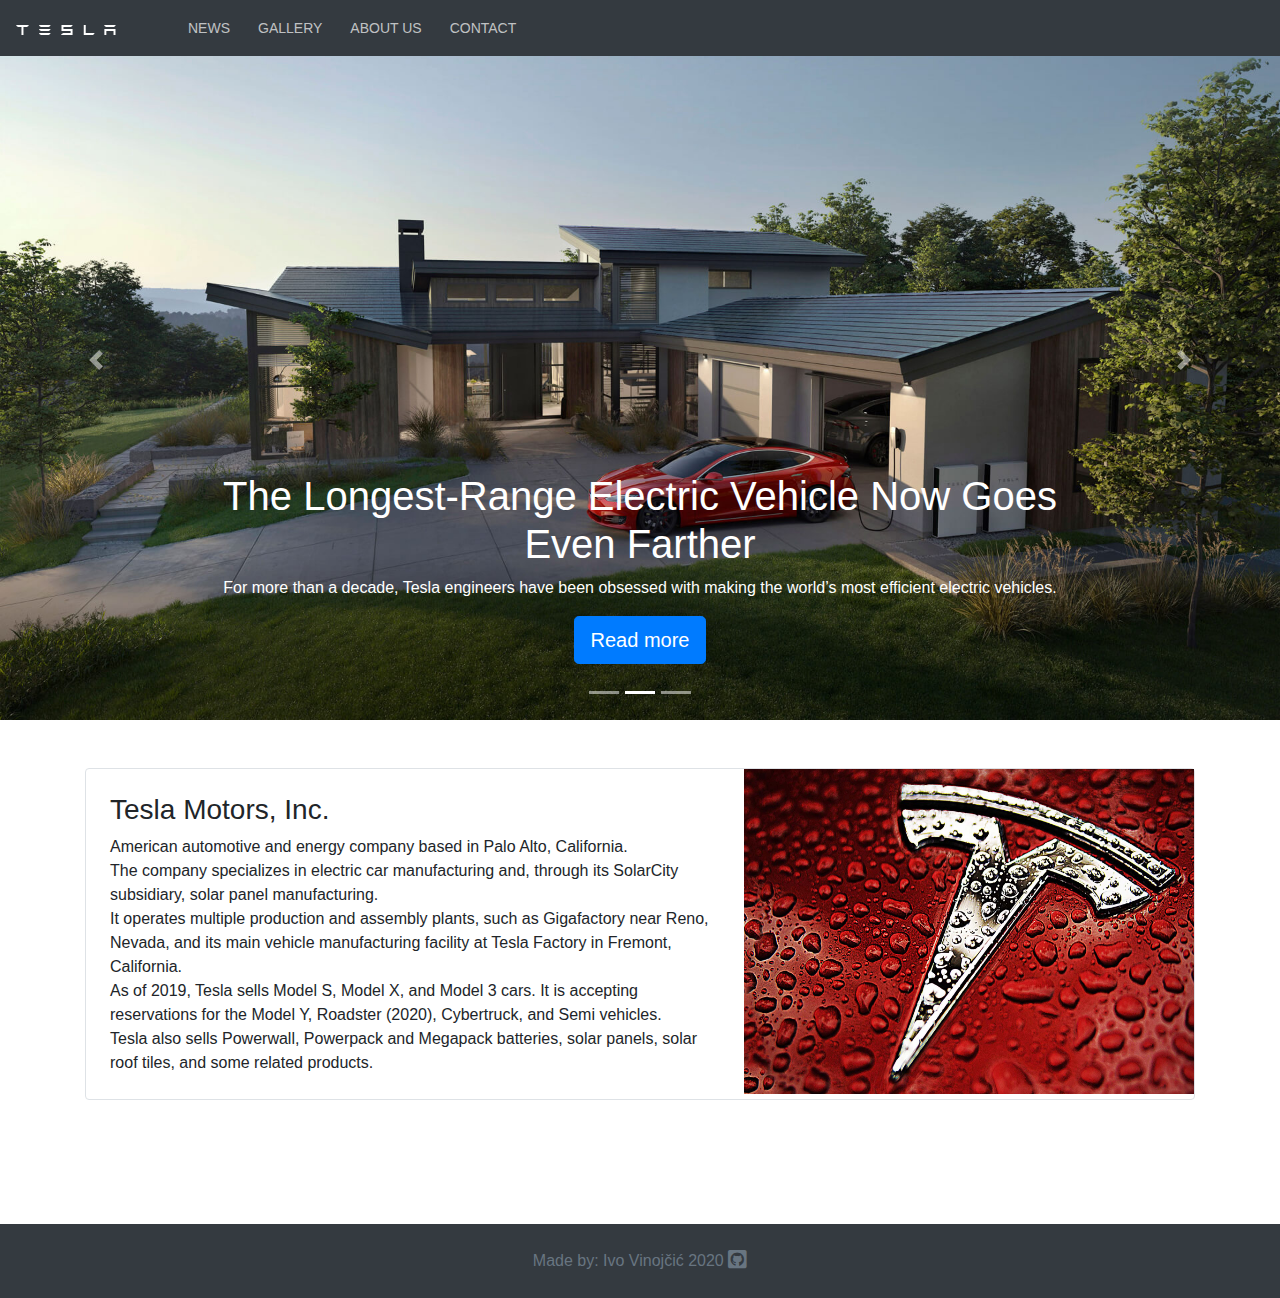
<file: index.html>
﻿<!DOCTYPE html>
<html lang="en">
<head>
	<title>Web aplikacije | Ivo Vinojčić</title>
    <meta charset="utf-8">
    <meta name="viewport" content="width=device-width, initial-scale=1">
    <link rel="stylesheet" href="https://maxcdn.bootstrapcdn.com/bootstrap/4.0.0/css/bootstrap.min.css" integrity="sha384-Gn5384xqQ1aoWXA+058RXPxPg6fy4IWvTNh0E263XmFcJlSAwiGgFAW/dAiS6JXm" crossorigin="anonymous">
    <link href="css/all.css" rel="stylesheet">
    <link href="css/style.css" rel="stylesheet">
</head>
<body>
	<header>
		<nav class="navbar navbar-expand-md navbar-dark fixed-top bg-dark">
			<a class="navbar-brand" href="index.html"><img src="images/teslaLogo.svg" width="100px" /></a>
			<button class="navbar-toggler" type="button" data-toggle="collapse" data-target="#navbarCollapse" aria-controls="navbarCollapse" aria-expanded="false" aria-label="Toggle navigation">
				<span class="navbar-toggler-icon"></span>
			</button>
			<div class="collapse navbar-collapse ml-5" id="navbarCollapse">
				<ul class="navbar-nav mr-auto">
					<li class="nav-item">
						<a class="nav-link" href="news.html">News</a>
					</li>
					<li class="nav-item">
						<a class="nav-link" href="gallery.html">Gallery</a>
					</li>
					<li class="nav-item">
						<a class="nav-link" href="about.html">About Us</a>
					</li>
					<li class="nav-item">
						<a class="nav-link" href="contact.html">Contact</a>
					</li>
				</ul>
			</div>
		</nav>
	</header>
	<div class="d-md-none mobile-banner">
		<img src="images/486526.jpg" alt="" width="100%">
	</div>
	<div id="myCarousel" class="carousel slide d-none d-md-block" data-ride="carousel">
		<ol class="carousel-indicators">
			<li data-target="#myCarousel" data-slide-to="0" class=""></li>
			<li data-target="#myCarousel" data-slide-to="1" class="active"></li>
			<li data-target="#myCarousel" data-slide-to="2"></li>
		</ol>
		<div class="carousel-inner">
			<div class="carousel-item">
				<img class="carousel-slide" src="images/486526.jpg" alt="First slide">
				<div class="container">
					<div class="carousel-caption text-left">
						<h1>The Longest-Range Electric Vehicle Now Goes Even Farther</h1>
						<p>For more than a decade, Tesla engineers have been obsessed with making the world’s most efficient electric vehicles.</p>
						<p><a class="btn btn-lg btn-primary" href="https://www.tesla.com/en_EU" role="button">Read more</a></p>
					</div>
				</div>
			</div>
			<div class="carousel-item active">
				<img class="carousel-slide" src="images/homepage_energy_hero_desktop.jpg" alt="Second slide">
				<div class="container">
					<div class="carousel-caption">
						<h1>The Longest-Range Electric Vehicle Now Goes Even Farther</h1>
						<p>For more than a decade, Tesla engineers have been obsessed with making the world’s most efficient electric vehicles.</p>
						<p><a class="btn btn-lg btn-primary" href="https://www.tesla.com/en_EU" role="button">Read more</a></p>
					</div>
				</div>
			</div>
			<div class="carousel-item">
				<img class="carousel-slide" src="images/accessories-hero-desktop-poster.jpg" alt="Third slide">
				<div class="container">
					<div class="carousel-caption text-right">
						<h1>The Longest-Range Electric Vehicle Now Goes Even Farther</h1>
						<p>For more than a decade, Tesla engineers have been obsessed with making the world’s most efficient electric vehicles.</p>
						<p><a class="btn btn-lg btn-primary" href="https://www.tesla.com/en_EU" role="button">Read more</a></p>
					</div>
				</div>
			</div>
		</div>
		<a class="carousel-control-prev" href="#myCarousel" role="button" data-slide="prev">
			<span class="carousel-control-prev-icon" aria-hidden="true"></span>
			<span class="sr-only">Previous</span>
		</a>
		<a class="carousel-control-next" href="#myCarousel" role="button" data-slide="next">
			<span class="carousel-control-next-icon" aria-hidden="true"></span>
			<span class="sr-only">Next</span>
		</a>
	</div>
	<main role="main" class="container">
		<div class="row mb-2 mt-5">
			<div class="col-md-12">
				<div class="row no-gutters border rounded overflow-hidden flex-md-row mb-4 shadow-sm h-md-250 position-relative">
					<div class="col p-4 d-flex flex-column position-static">
						<h3 class="mb-0">Tesla Motors, Inc.</h3>

						<p class="card-text mt-2 mb-auto">American automotive and energy company based in Palo Alto, California.</p>
						<p class="card-text mb-auto">The company specializes in electric car manufacturing and, through its SolarCity subsidiary, solar panel manufacturing.</p>
						<p class="card-text mb-auto">It operates multiple production and assembly plants, such as Gigafactory near Reno, Nevada, and its main vehicle manufacturing facility at Tesla Factory in Fremont, California.</p>
						<p class="card-text mb-auto">As of 2019, Tesla sells Model S, Model X, and Model 3 cars. It is accepting reservations for the Model Y, Roadster (2020), Cybertruck, and Semi vehicles.</p>
						<p class="card-text mb-auto">Tesla also sells Powerwall, Powerpack and Megapack batteries, solar panels, solar roof tiles, and some related products.</p>

					</div>
					<div class="col-auto d-none d-lg-block">
						<img src="images/home_tesla_image.jpg" width="450" height="325" />
					</div>
				</div>
			</div>
		</div>
	</main>

		<footer class="container-fluid text-center">
			<a href="https://github.com/ivovinojcic/WebAplikacije" > Made by: Ivo Vinojčić 2020 <i class="fab fa-github-square fa-lg"></i></a>
		</footer>

		<script src="https://code.jquery.com/jquery-3.2.1.slim.min.js" integrity="sha384-KJ3o2DKtIkvYIK3UENzmM7KCkRr/rE9/Qpg6aAZGJwFDMVNA/GpGFF93hXpG5KkN" crossorigin="anonymous"></script>
		<script src="https://cdnjs.cloudflare.com/ajax/libs/popper.js/1.12.9/umd/popper.min.js" integrity="sha384-ApNbgh9B+Y1QKtv3Rn7W3mgPxhU9K/ScQsAP7hUibX39j7fakFPskvXusvfa0b4Q" crossorigin="anonymous"></script>
		<script src="https://maxcdn.bootstrapcdn.com/bootstrap/4.0.0/js/bootstrap.min.js" integrity="sha384-JZR6Spejh4U02d8jOt6vLEHfe/JQGiRRSQQxSfFWpi1MquVdAyjUar5+76PVCmYl" crossorigin="anonymous"></script>
</body>
</html>
</file>
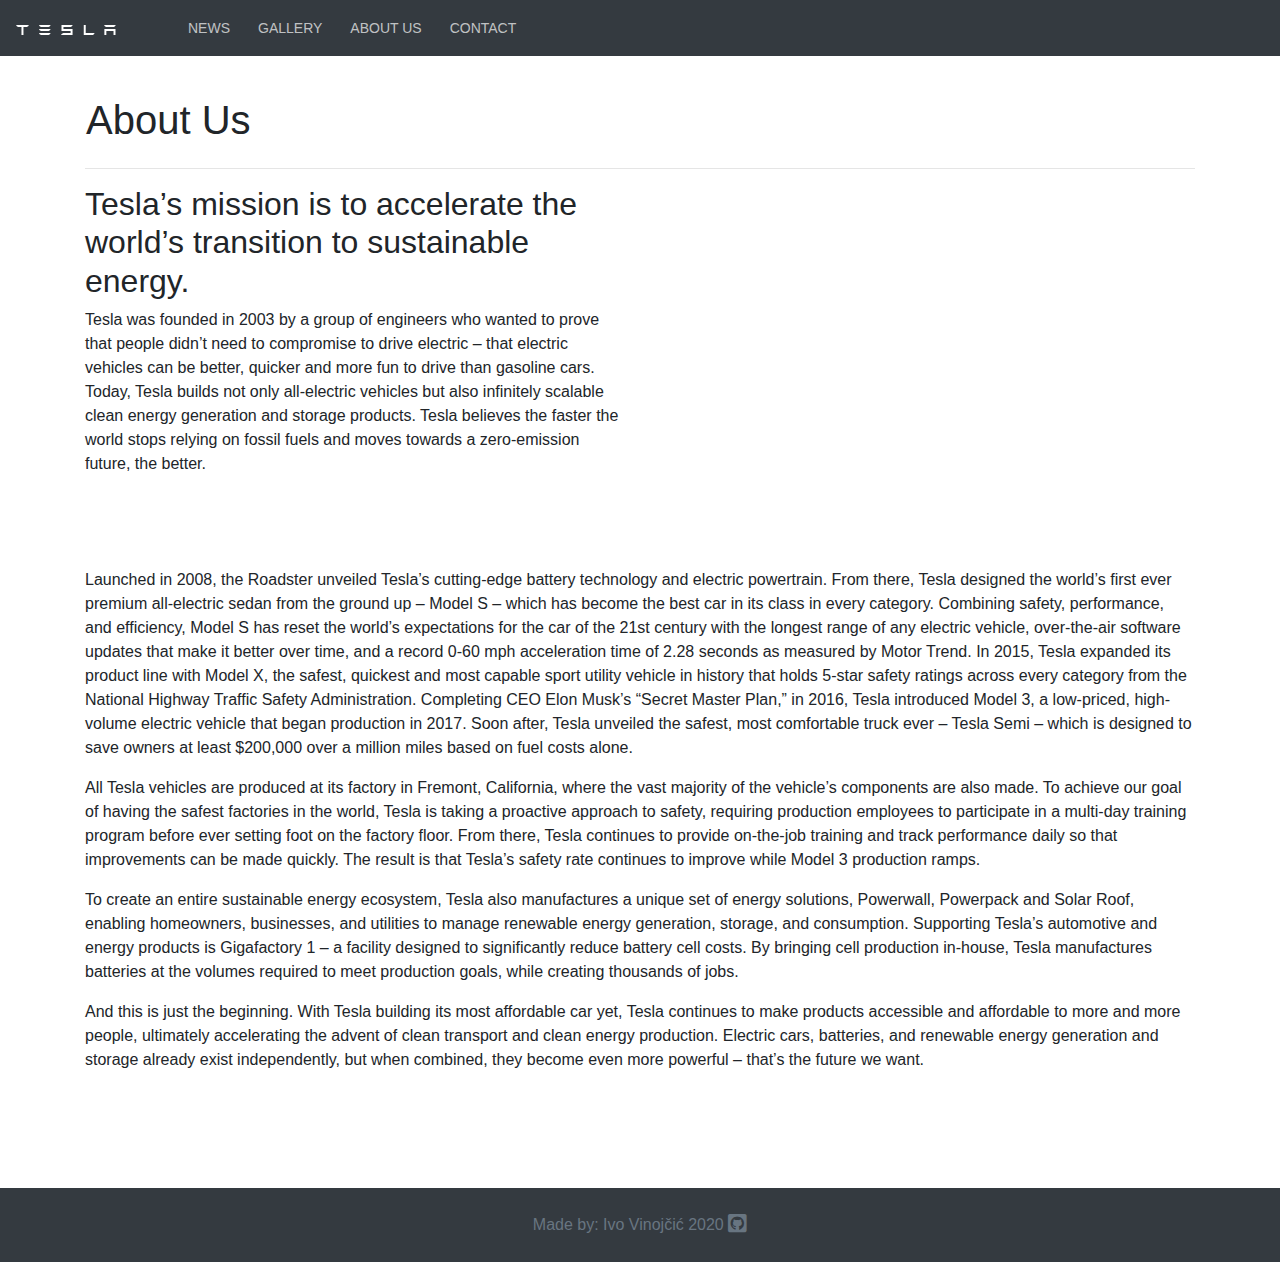
<file: about.html>
﻿<!DOCTYPE html>
<html lang="en">
<head>
	<title>Web aplikacije | Ivo Vinojčić</title>
    <meta charset="utf-8">
    <meta name="viewport" content="width=device-width, initial-scale=1">
    <link rel="stylesheet" href="https://maxcdn.bootstrapcdn.com/bootstrap/4.0.0/css/bootstrap.min.css" integrity="sha384-Gn5384xqQ1aoWXA+058RXPxPg6fy4IWvTNh0E263XmFcJlSAwiGgFAW/dAiS6JXm" crossorigin="anonymous">
    <link href="css/all.css" rel="stylesheet">
    <link href="css/style.css" rel="stylesheet">
</head>
<body>
	<header>
		<nav class="navbar navbar-expand-md navbar-dark fixed-top bg-dark">
			<a class="navbar-brand" href="index.html"><img src="images/teslaLogo.svg" width="100px" /></a>
			<button class="navbar-toggler" type="button" data-toggle="collapse" data-target="#navbarCollapse" aria-controls="navbarCollapse" aria-expanded="false" aria-label="Toggle navigation">
				<span class="navbar-toggler-icon"></span>
			</button>
			<div class="collapse navbar-collapse ml-5" id="navbarCollapse">
				<ul class="navbar-nav mr-auto">
					<li class="nav-item">
						<a class="nav-link" href="news.html">News</a>
					</li>
					<li class="nav-item">
						<a class="nav-link" href="gallery.html">Gallery</a>
					</li>
					<li class="nav-item">
						<a class="nav-link" href="about.html">About Us</a>
					</li>
					<li class="nav-item">
						<a class="nav-link" href="contact.html">Contact</a>
					</li>
				</ul>
			</div>
		</nav>
	</header>
	<main role="main" class="container">
		<div class="row mt-5">
			<h1 class="mt-5 ml-3">About Us</h1>
		</div>
		<hr align="left" width="100%">

		<div class="row">
			<div class="col-12 col-lg-6">
				<h2>Tesla’s mission is to accelerate the world’s transition to sustainable energy.</h2>
				<p>Tesla was founded in 2003 by a group of engineers who wanted to prove that people didn’t need to compromise to drive electric – that electric vehicles can be better, quicker and more fun to drive than gasoline cars. Today, Tesla builds not only all-electric vehicles but also infinitely scalable clean energy generation and storage products. Tesla believes the faster the world stops relying on fossil fuels and moves towards a zero-emission future, the better.</p>
			</div>
			<div class="col-12 col-lg-6">
				<iframe title="vimeo-player" src="https://player.vimeo.com/video/253407838" width="100%" height="360" frameborder="0" allowfullscreen></iframe>
			</div>
		</div>
		<div class="row mt-3">
			<div class="col">
				<p>Launched in 2008, the Roadster unveiled Tesla’s cutting-edge battery technology and electric powertrain. From there, Tesla designed the world’s first ever premium all-electric sedan from the ground up – Model S – which has become the best car in its class in every category. Combining safety, performance, and efficiency, Model S has reset the world’s expectations for the car of the 21st century with the longest range of any electric vehicle, over-the-air software updates that make it better over time, and a record 0-60 mph acceleration time of 2.28 seconds as measured by Motor Trend. In 2015, Tesla expanded its product line with Model X, the safest, quickest and most capable sport utility vehicle in history that holds 5-star safety ratings across every category from the National Highway Traffic Safety Administration. Completing CEO Elon Musk’s “Secret Master Plan,” in 2016, Tesla introduced Model 3, a low-priced, high-volume electric vehicle that began production in 2017. Soon after, Tesla unveiled the safest, most comfortable truck ever – Tesla Semi – which is designed to save owners at least $200,000 over a million miles based on fuel costs alone.</p>
				<p>All Tesla vehicles are produced at its factory in Fremont, California, where the vast majority of the vehicle’s components are also made. To achieve our goal of having the safest factories in the world, Tesla is taking a proactive approach to safety, requiring production employees to participate in a multi-day training program before ever setting foot on the factory floor. From there, Tesla continues to provide on-the-job training and track performance daily so that improvements can be made quickly. The result is that Tesla’s safety rate continues to improve while Model 3 production ramps.</p>
				<p>To create an entire sustainable energy ecosystem, Tesla also manufactures a unique set of energy solutions, Powerwall, Powerpack and Solar Roof, enabling homeowners, businesses, and utilities to manage renewable energy generation, storage, and consumption. Supporting Tesla’s automotive and energy products is Gigafactory 1 – a facility designed to significantly reduce battery cell costs. By bringing cell production in-house, Tesla manufactures batteries at the volumes required to meet production goals, while creating thousands of jobs.</p>
				<p>And this is just the beginning. With Tesla building its most affordable car yet, Tesla continues to make products accessible and affordable to more and more people, ultimately accelerating the advent of clean transport and clean energy production. Electric cars, batteries, and renewable energy generation and storage already exist independently, but when combined, they become even more powerful – that’s the future we want.</p>
			</div>
		</div>

	</main>

		<footer class="container-fluid text-center">
			<a href="https://github.com/ivovinojcic/WebAplikacije"> Made by: Ivo Vinojčić 2020 <i class="fab fa-github-square fa-lg"></i></a>
		</footer>

		<script src="https://code.jquery.com/jquery-3.2.1.slim.min.js" integrity="sha384-KJ3o2DKtIkvYIK3UENzmM7KCkRr/rE9/Qpg6aAZGJwFDMVNA/GpGFF93hXpG5KkN" crossorigin="anonymous"></script>
		<script src="https://cdnjs.cloudflare.com/ajax/libs/popper.js/1.12.9/umd/popper.min.js" integrity="sha384-ApNbgh9B+Y1QKtv3Rn7W3mgPxhU9K/ScQsAP7hUibX39j7fakFPskvXusvfa0b4Q" crossorigin="anonymous"></script>
		<script src="https://maxcdn.bootstrapcdn.com/bootstrap/4.0.0/js/bootstrap.min.js" integrity="sha384-JZR6Spejh4U02d8jOt6vLEHfe/JQGiRRSQQxSfFWpi1MquVdAyjUar5+76PVCmYl" crossorigin="anonymous"></script>
</body>
</html>
</file>
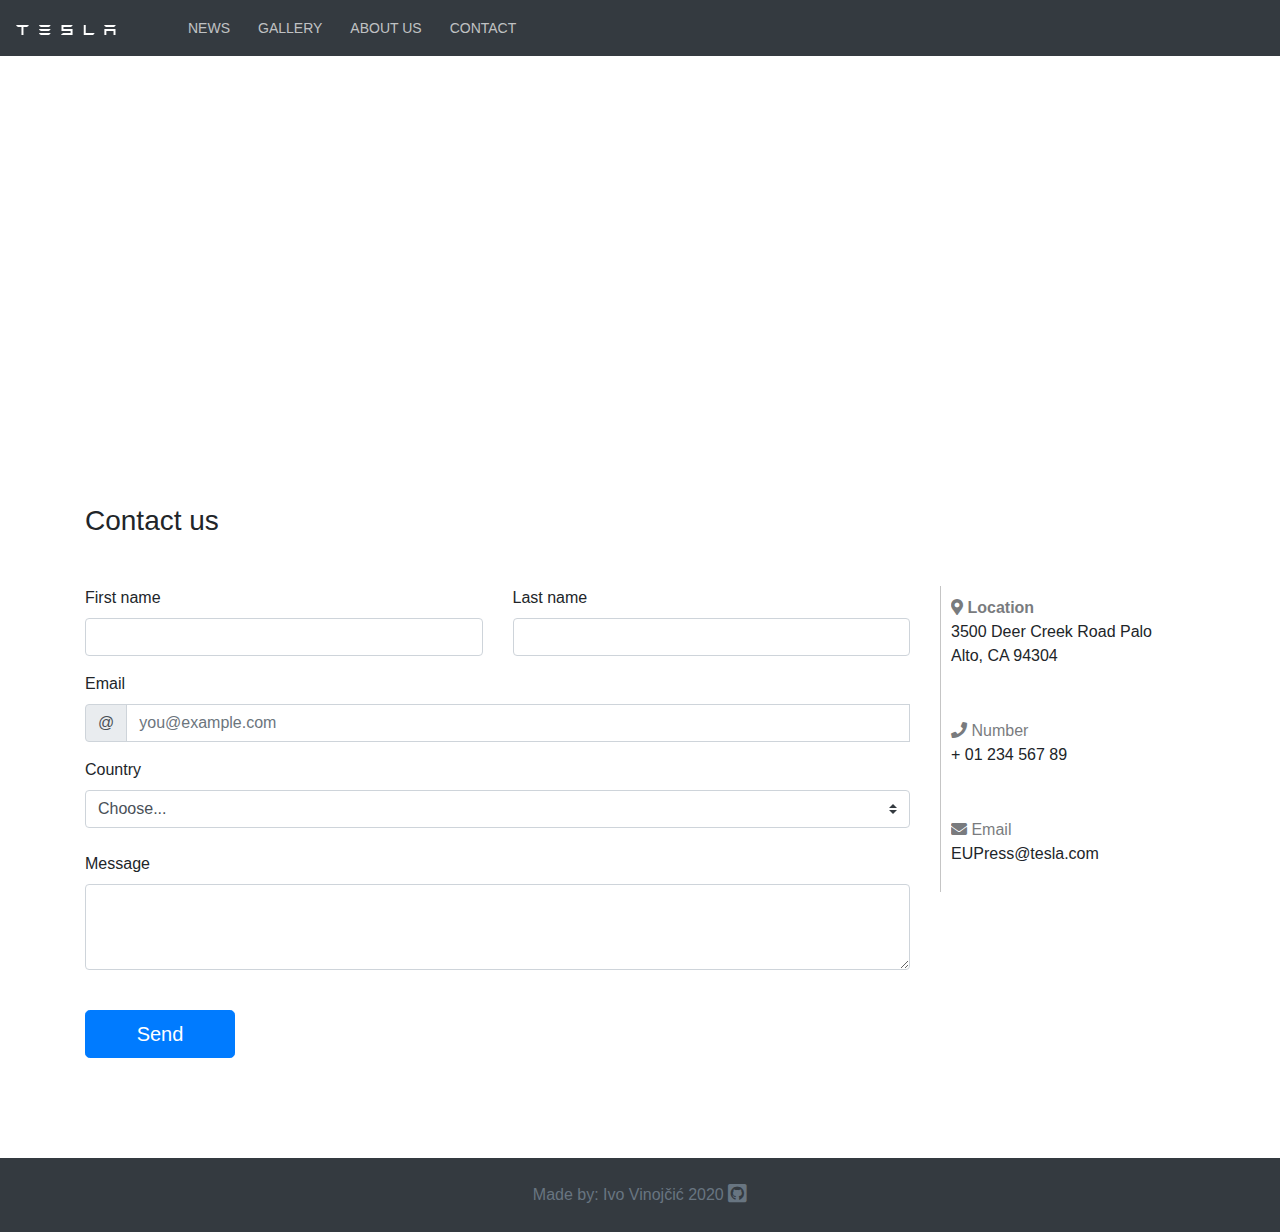
<file: contact.html>
﻿<!DOCTYPE html>
<html lang="en">
<head>
    <title>Web aplikacije | Ivo Vinojčić</title>
    <meta charset="utf-8">
    <meta name="viewport" content="width=device-width, initial-scale=1">
    <link rel="stylesheet" href="https://maxcdn.bootstrapcdn.com/bootstrap/4.0.0/css/bootstrap.min.css" integrity="sha384-Gn5384xqQ1aoWXA+058RXPxPg6fy4IWvTNh0E263XmFcJlSAwiGgFAW/dAiS6JXm" crossorigin="anonymous">
    <link href="css/all.css" rel="stylesheet">
    <link href="css/style.css" rel="stylesheet">
</head>
<body>
	<header>
		<nav class="navbar navbar-expand-md navbar-dark fixed-top bg-dark">
			<a class="navbar-brand" href="index.html"><img src="images/teslaLogo.svg" width="100px" /></a>
			<button class="navbar-toggler" type="button" data-toggle="collapse" data-target="#navbarCollapse" aria-controls="navbarCollapse" aria-expanded="false" aria-label="Toggle navigation">
				<span class="navbar-toggler-icon"></span>
			</button>
			<div class="collapse navbar-collapse ml-5" id="navbarCollapse">
				<ul class="navbar-nav mr-auto">
					<li class="nav-item">
						<a class="nav-link" href="news.html">News</a>
					</li>
					<li class="nav-item">
						<a class="nav-link" href="gallery.html">Gallery</a>
					</li>
					<li class="nav-item">
						<a class="nav-link" href="about.html">About Us</a>
					</li>
					<li class="nav-item">
						<a class="nav-link" href="contact.html">Contact</a>
					</li>
				</ul>
			</div>
		</nav>
	</header>
	<div class="container-fluid map-container">
		<div class="row">
			<div class="col-12">
				<div class="row mb-5">
					<iframe src="https://www.google.com/maps/embed?pb=!1m18!1m12!1m3!1d3976.939035894015!2d-122.15284540387259!3d37.39423465597311!2m3!1f0!2f0!3f0!3m2!1i1024!2i768!4f13.1!3m3!1m2!1s0x808fb0755d7d5b47%3A0xaa5d96e0a3eec104!2sTesla%20HQ%2C%203500%20Deer%20Creek%20Rd%2C%20Palo%20Alto%2C%20CA%2094304%2C%20USA!5e1!3m2!1sen!2shr!4v1578235500179!5m2!1sen!2shr" width="100%" height="400" frameborder="0" style="border:0" allowfullscreen></iframe>
				</div>
			</div>
		</div>
	</div>
	<main role="main" class="container">
<h3 class="mb-5">Contact us</h3>
		<div class="row">

			<!--Grid column-->
			<div class="col-md-9 mb-md-0 mb-5">
				<form class="needs-validation" name="myForm">
					<div class="row">
						<div class="col-md-6 mb-3">
							<label for="firstName">First name</label>
							<input type="text" class="form-control" id="firstName" placeholder="" value="">
							<div class="invalid-feedback">
								Valid first name is required.
							</div>
						</div>
						<div class="col-md-6 mb-3">
							<label for="lastName">Last name</label>
							<input type="text" class="form-control" id="lastName" placeholder="" value="">
							<div class="invalid-feedback">
								Valid last name is required.
							</div>
						</div>
					</div>
					<div class="row">
						<div class="col-12 mb-3">
							<label for="username">Email</label>
							<div class="input-group">
								<div class="input-group-prepend">
									<span class="input-group-text">@</span>
								</div>
								<input type="email" class="form-control" id="email" placeholder="you@example.com">
								<div class="invalid-feedback" style="width: 100%;">
									Your username is required.
								</div>
							</div>
						</div>
					</div>
					<div class="row">
						<div class="col-12 mb-4">
							<label for="country">Country</label>
							<select class="custom-select d-block w-100" id="country">
								<option value="">Choose...</option>
								<option>Croatia</option>
								<option>United States</option>
								<option>Argentina</option>
								<option>Slovakia</option>
								<option>Slovenia</option>
							</select>
							<div class="invalid-feedback">
								Please select a valid country.
							</div>
						</div>
					</div>
					<div class="row">
						<div class="col-12 mb-4">
							<div class="form-group">
								<label for="Textarea">Message</label>
								<textarea class="form-control" id="textArea" rows="3"></textarea>
							</div>
						</div>
					</div>
					<button type="submit" class="btn btn-primary btn-lg" onclick="validateForm()" style="width:150px;">Send</button>
				</form>
				<div class="status"></div>
			</div>
			<!--Grid column-->
			<!--Grid column-->
			<div class="col-md-3 text-center contact-aside">
				<ul class="list-unstyled mb-0">
					<li>
						<span><i class="fas fa-map-marker-alt"></i> <b>Location</b></span>
						<p>
							3500 Deer Creek Road
							Palo Alto, CA 94304
						</p>
					</li>

					<li>
						<span><i class="fas fa-phone"></i> Number</span>
						<p>+ 01 234 567 89</p>
					</li>

					<li>
						<span><i class="fas fa-envelope"></i> Email</span>
						<p>EUPress@tesla.com</p>
					</li>
				</ul>
			</div>
			<!--Grid column-->
		</div>

	</main>

	<footer class="container-fluid text-center">
		<a href="https://github.com/ivovinojcic/WebAplikacije" > Made by: Ivo Vinojčić 2020 <i class="fab fa-github-square fa-lg"></i></a>
	</footer>

	<script src="https://code.jquery.com/jquery-3.2.1.slim.min.js" integrity="sha384-KJ3o2DKtIkvYIK3UENzmM7KCkRr/rE9/Qpg6aAZGJwFDMVNA/GpGFF93hXpG5KkN" crossorigin="anonymous"></script>
	<script src="https://cdnjs.cloudflare.com/ajax/libs/popper.js/1.12.9/umd/popper.min.js" integrity="sha384-ApNbgh9B+Y1QKtv3Rn7W3mgPxhU9K/ScQsAP7hUibX39j7fakFPskvXusvfa0b4Q" crossorigin="anonymous"></script>
	<script src="https://maxcdn.bootstrapcdn.com/bootstrap/4.0.0/js/bootstrap.min.js" integrity="sha384-JZR6Spejh4U02d8jOt6vLEHfe/JQGiRRSQQxSfFWpi1MquVdAyjUar5+76PVCmYl" crossorigin="anonymous"></script>

	<script>
        function validateForm() {
            var firstName = document.getElementById("firstName").value;
            var lastName = document.getElementById("lastName").value;
            var email = document.getElementById("email").value;
            var country = document.getElementById("country").value;
            var textArea = document.getElementById("textArea").value;

            if (firstName == "") {
                alert("First name must be filled out");
            }
            else {
                if (lastName == "") {
					alert("Last name must be filled out");
				}
				else {
                    if (!(/^\w+([\.-]?\w+)*@\w+([\.-]?\w+)*(\.\w{2,3})+$/.test(email))) {
						alert("You have entered an invalid email address!");
					}
					else {
                        if (country == "") {
                            alert("Country must be filled out");
                        }
                        else {
                            if (textArea == "") {
								alert("Text area must be filled out");
							}
                            else {
								alert("Success!");
                                setTimeout(function () {
									location.reload();
                                }, 2000);
							}
                        }
				    }
				}
            }
        }

	</script>
</body>
</html>
</file>
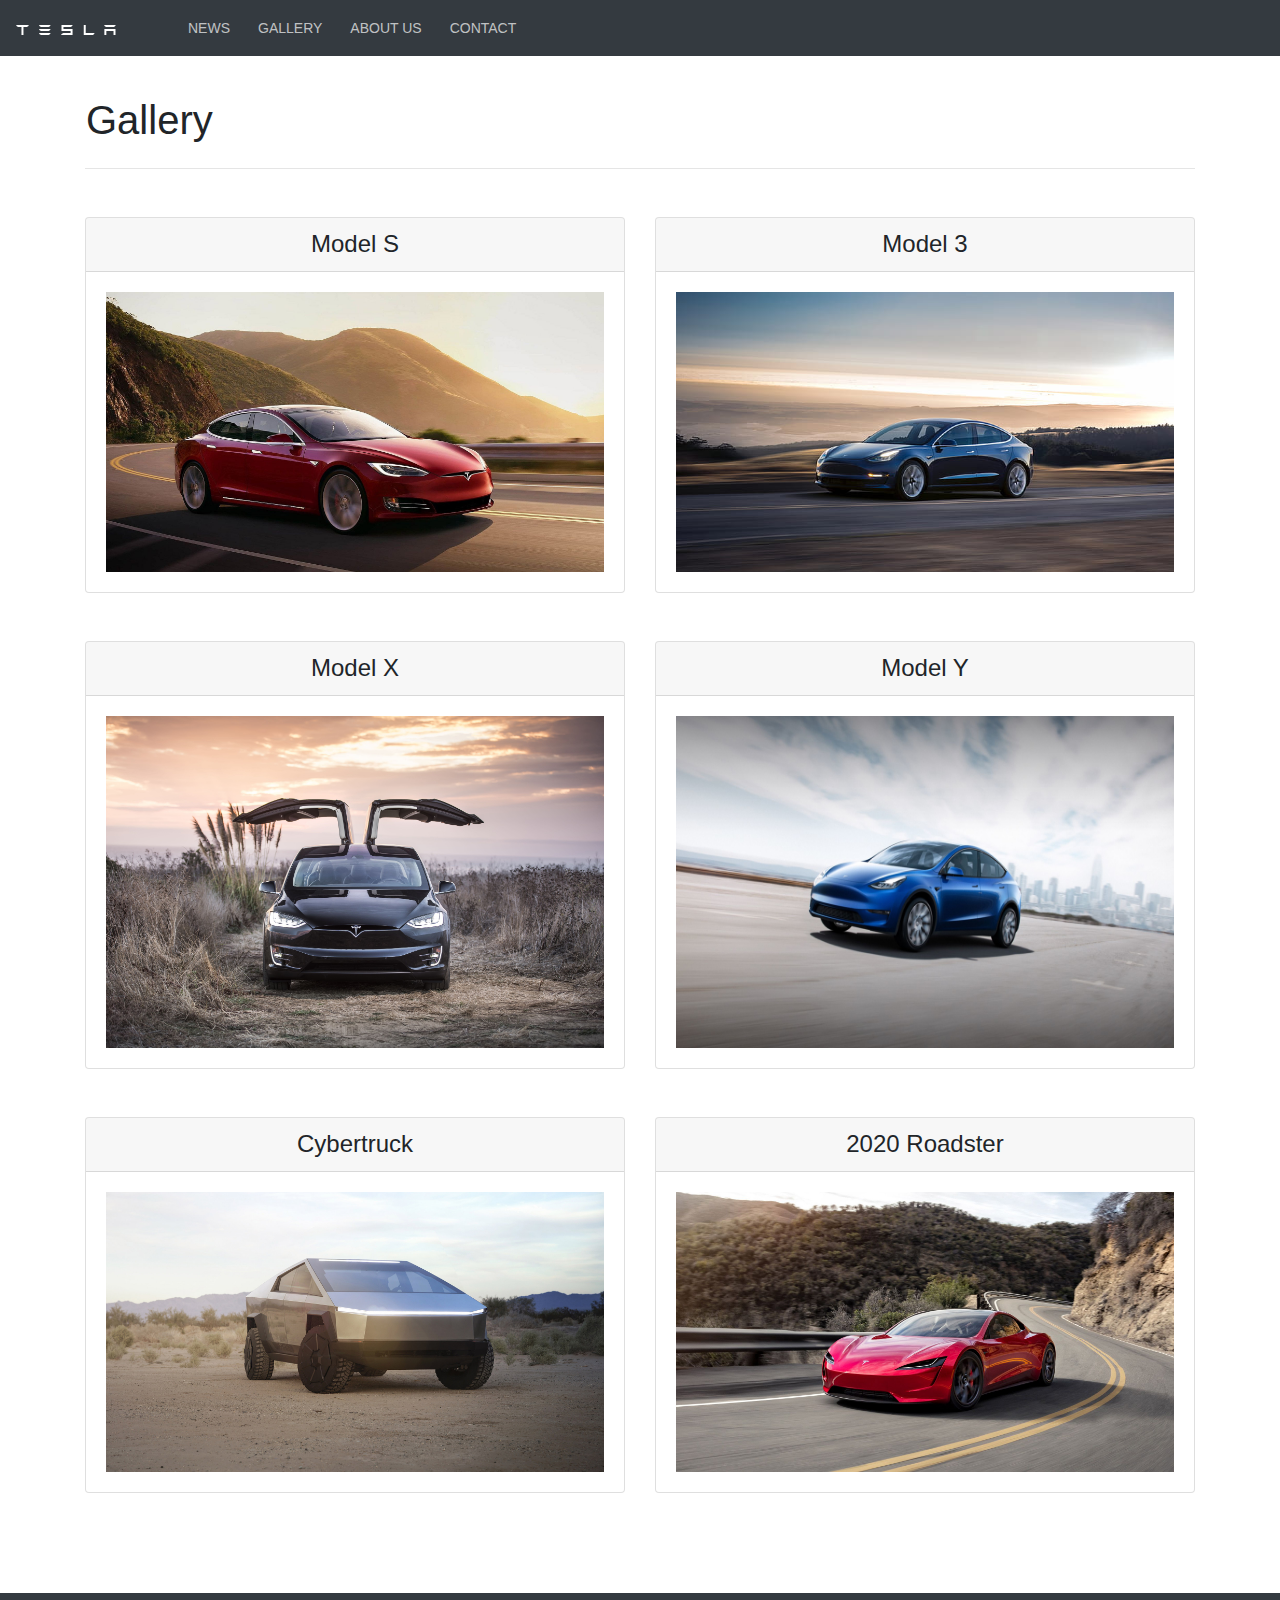
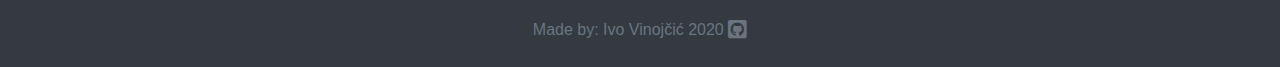
<file: gallery.html>
﻿<!DOCTYPE html>
<html lang="en">
<head>
	<title>Web aplikacije | Ivo Vinojčić</title>
    <meta charset="utf-8">
    <meta name="viewport" content="width=device-width, initial-scale=1">
    <link rel="stylesheet" href="https://maxcdn.bootstrapcdn.com/bootstrap/4.0.0/css/bootstrap.min.css" integrity="sha384-Gn5384xqQ1aoWXA+058RXPxPg6fy4IWvTNh0E263XmFcJlSAwiGgFAW/dAiS6JXm" crossorigin="anonymous">
    <link href="css/all.css" rel="stylesheet">
    <link href="css/style.css" rel="stylesheet">
</head>
<body>
    <header>
        <nav class="navbar navbar-expand-md navbar-dark fixed-top bg-dark">
            <a class="navbar-brand" href="index.html"><img src="images/teslaLogo.svg" width="100px" /></a>
            <button class="navbar-toggler" type="button" data-toggle="collapse" data-target="#navbarCollapse" aria-controls="navbarCollapse" aria-expanded="false" aria-label="Toggle navigation">
                <span class="navbar-toggler-icon"></span>
            </button>
            <div class="collapse navbar-collapse ml-5" id="navbarCollapse">
                <ul class="navbar-nav mr-auto">
                    <li class="nav-item">
                        <a class="nav-link" href="news.html">News</a>
                    </li>
                    <li class="nav-item">
                        <a class="nav-link" href="gallery.html">Gallery</a>
                    </li>
                    <li class="nav-item">
                        <a class="nav-link" href="about.html">About Us</a>
                    </li>
                    <li class="nav-item">
                        <a class="nav-link" href="contact.html">Contact</a>
                    </li>
                </ul>
            </div>
        </nav>
    </header>
    <main role="main" class="container">
        <div class="row mt-5">
            <h1 class="mt-5 ml-3">Gallery</h1>
        </div>
        <hr align="left" width="100%">
        <div class="card-deck mb-3 text-center mt-5">
            <div class="card mb-6 shadow-sm">
                <div class="card-header">
                    <h4 class="my-0 font-weight-normal">Model S</h4>
                </div>
                <div class="card-body">
                    <img src="images/modelS.jpg" width="100%" height="100%" alt="Tesla Model" />
                </div>
            </div>
            <div class="card mb-6 shadow-sm">
                <div class="card-header">
                    <h4 class="my-0 font-weight-normal">Model 3</h4>
                </div>
                <div class="card-body">
                    <img src="images/model3.jpg" width="100%" height="100%" alt="Tesla Model" />
                </div>
            </div>
        </div>
        <div class="card-deck mb-3 text-center mt-5">
            <div class="card mb-6 shadow-sm">
                <div class="card-header">
                    <h4 class="my-0 font-weight-normal">Model X</h4>
                </div>
                <div class="card-body">
                    <img src="images/modelX.jpg" width="100%" height="100%" alt="Tesla Model" />
                </div>
            </div>
            <div class="card mb-6 shadow-sm">
                <div class="card-header">
                    <h4 class="my-0 font-weight-normal">Model Y</h4>
                </div>
                <div class="card-body">
                    <img src="images/modelY.jpg" width="100%" height="100%" alt="Tesla Model" />
                </div>
            </div>
        </div>
        <div class="card-deck mb-3 text-center mt-5">
            <div class="card mb-6 shadow-sm">
                <div class="card-header">
                    <h4 class="my-0 font-weight-normal">Cybertruck</h4>
                </div>
                <div class="card-body">
                    <img src="images/Cybertruck.jpg" width="100%" height="100%" alt="Tesla Model" />
                </div>
            </div>
            <div class="card mb-6 shadow-sm">
                <div class="card-header">
                    <h4 class="my-0 font-weight-normal">2020 Roadster</h4>
                </div>
                <div class="card-body">
                    <img src="images/Roadster2020.jpg" width="100%" height="100%" alt="Tesla Model" />
                </div>
            </div>
        </div>
    </main>

    <footer class="container-fluid text-center">
        <a href="https://github.com/ivovinojcic/WebAplikacije" >Made by: Ivo Vinojčić 2020 <i class="fab fa-github-square fa-lg"></i></a>
    </footer>

    <script src="https://code.jquery.com/jquery-3.2.1.slim.min.js" integrity="sha384-KJ3o2DKtIkvYIK3UENzmM7KCkRr/rE9/Qpg6aAZGJwFDMVNA/GpGFF93hXpG5KkN" crossorigin="anonymous"></script>
    <script src="https://cdnjs.cloudflare.com/ajax/libs/popper.js/1.12.9/umd/popper.min.js" integrity="sha384-ApNbgh9B+Y1QKtv3Rn7W3mgPxhU9K/ScQsAP7hUibX39j7fakFPskvXusvfa0b4Q" crossorigin="anonymous"></script>
    <script src="https://maxcdn.bootstrapcdn.com/bootstrap/4.0.0/js/bootstrap.min.js" integrity="sha384-JZR6Spejh4U02d8jOt6vLEHfe/JQGiRRSQQxSfFWpi1MquVdAyjUar5+76PVCmYl" crossorigin="anonymous"></script>
</body>
</html>
</file>
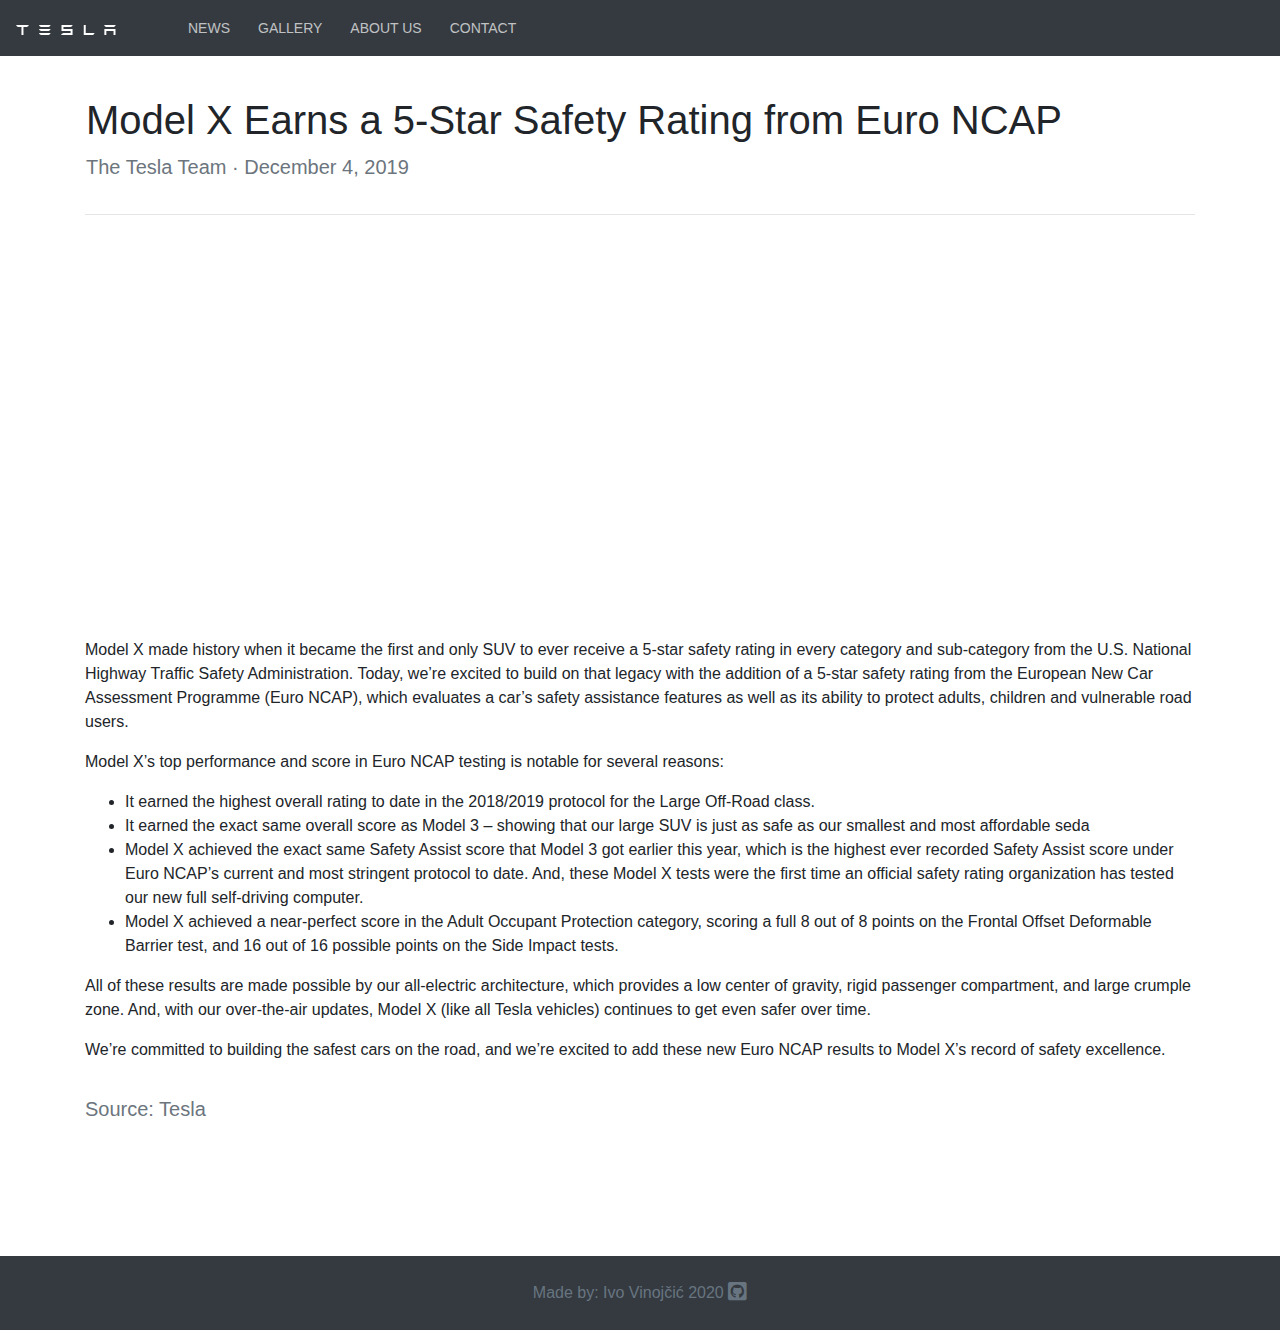
<file: news-1.html>
<!DOCTYPE html>
<html lang="en">
<head>
	<title>Web aplikacije | Ivo Vinojčić</title>
    <meta charset="utf-8">
    <meta name="viewport" content="width=device-width, initial-scale=1">
    <link rel="stylesheet" href="https://maxcdn.bootstrapcdn.com/bootstrap/4.0.0/css/bootstrap.min.css" integrity="sha384-Gn5384xqQ1aoWXA+058RXPxPg6fy4IWvTNh0E263XmFcJlSAwiGgFAW/dAiS6JXm" crossorigin="anonymous">
    <link href="css/all.css" rel="stylesheet">
    <link href="css/style.css" rel="stylesheet">
</head>
<body>
	<header>
		<nav class="navbar navbar-expand-md navbar-dark fixed-top bg-dark">
			<a class="navbar-brand" href="index.html"><img src="images/teslaLogo.svg" width="100px" /></a>
			<button class="navbar-toggler" type="button" data-toggle="collapse" data-target="#navbarCollapse" aria-controls="navbarCollapse" aria-expanded="false" aria-label="Toggle navigation">
				<span class="navbar-toggler-icon"></span>
			</button>
			<div class="collapse navbar-collapse ml-5" id="navbarCollapse">
				<ul class="navbar-nav mr-auto">
					<li class="nav-item">
						<a class="nav-link" href="news.html">News</a>
					</li>
					<li class="nav-item">
						<a class="nav-link" href="gallery.html">Gallery</a>
					</li>
					<li class="nav-item">
						<a class="nav-link" href="about.html">About Us</a>
					</li>
					<li class="nav-item">
						<a class="nav-link" href="contact.html">Contact</a>
					</li>
				</ul>
			</div>
		</nav>
	</header>
	<main role="main" class="container">
		<div class="row mt-5">
			<h1 class="mt-5 ml-3">Model X Earns a 5-Star Safety Rating from Euro NCAP</h1>
			<p class="lead text-muted ml-3">The Tesla Team &middot; December 4, 2019</p>
		</div>
		<hr align="left" width="100%">
		<div class="row justify-content-md-center text-center mb-4">
			<div class="col mt-3">
				<iframe title="vimeo-player" src="https://player.vimeo.com/video/377238299" width="640" height="360" frameborder="0" allowfullscreen></iframe>
			</div>
		</div>
		<div class="row">
			<div class="col mb-3">
				<p>Model X made history when it became the first and only SUV to ever receive a 5-star safety rating in every category and sub-category from the U.S. National Highway Traffic Safety Administration. Today, we’re excited to build on that legacy with the addition of a 5-star safety rating from the European New Car Assessment Programme (Euro NCAP), which evaluates a car’s safety assistance features as well as its ability to protect adults, children and vulnerable road users.</p>

				<p>Model X’s top performance and score in Euro NCAP testing is notable for several reasons:</p>
				
				<ul>
					<li>It earned the highest overall rating to date in the 2018/2019 protocol for the Large Off-Road class.</li>
					<li>It earned the exact same overall score as Model 3 – showing that our large SUV is just as safe as our smallest and most affordable seda</li>
					<li>Model X achieved the exact same Safety Assist score that Model 3 got earlier this year, which is the highest ever recorded Safety Assist score under Euro NCAP’s current and most stringent protocol to date. And, these Model X tests were the first time an official safety rating organization has tested our new full self-driving computer.</li>
					<li>Model X achieved a near-perfect score in the Adult Occupant Protection category, scoring a full 8 out of 8 points on the Frontal Offset Deformable Barrier test, and 16 out of 16 possible points on the Side Impact tests.</li>
				</ul>

				<p>All of these results are made possible by our all-electric architecture, which provides a low center of gravity, rigid passenger compartment, and large crumple zone. And, with our over-the-air updates, Model X (like all Tesla vehicles) continues to get even safer over time.</p>

				<p>We’re committed to building the safest cars on the road, and we’re excited to add these new Euro NCAP results to Model X’s record of safety excellence.</p>
			</div>
		</div>
		<div class="row">
			<div class="col mb-3">
				<p class="lead text-muted">Source: Tesla</p>
			</div>
		</div>
	</main>

		<footer class="container-fluid text-center">
			<a href="https://github.com/ivovinojcic/WebAplikacije" > Made by: Ivo Vinojčić 2020 <i class="fab fa-github-square fa-lg"></i></a>
		</footer>

		<script src="https://code.jquery.com/jquery-3.2.1.slim.min.js" integrity="sha384-KJ3o2DKtIkvYIK3UENzmM7KCkRr/rE9/Qpg6aAZGJwFDMVNA/GpGFF93hXpG5KkN" crossorigin="anonymous"></script>
		<script src="https://cdnjs.cloudflare.com/ajax/libs/popper.js/1.12.9/umd/popper.min.js" integrity="sha384-ApNbgh9B+Y1QKtv3Rn7W3mgPxhU9K/ScQsAP7hUibX39j7fakFPskvXusvfa0b4Q" crossorigin="anonymous"></script>
		<script src="https://maxcdn.bootstrapcdn.com/bootstrap/4.0.0/js/bootstrap.min.js" integrity="sha384-JZR6Spejh4U02d8jOt6vLEHfe/JQGiRRSQQxSfFWpi1MquVdAyjUar5+76PVCmYl" crossorigin="anonymous"></script>
</body>
</html>
</file>
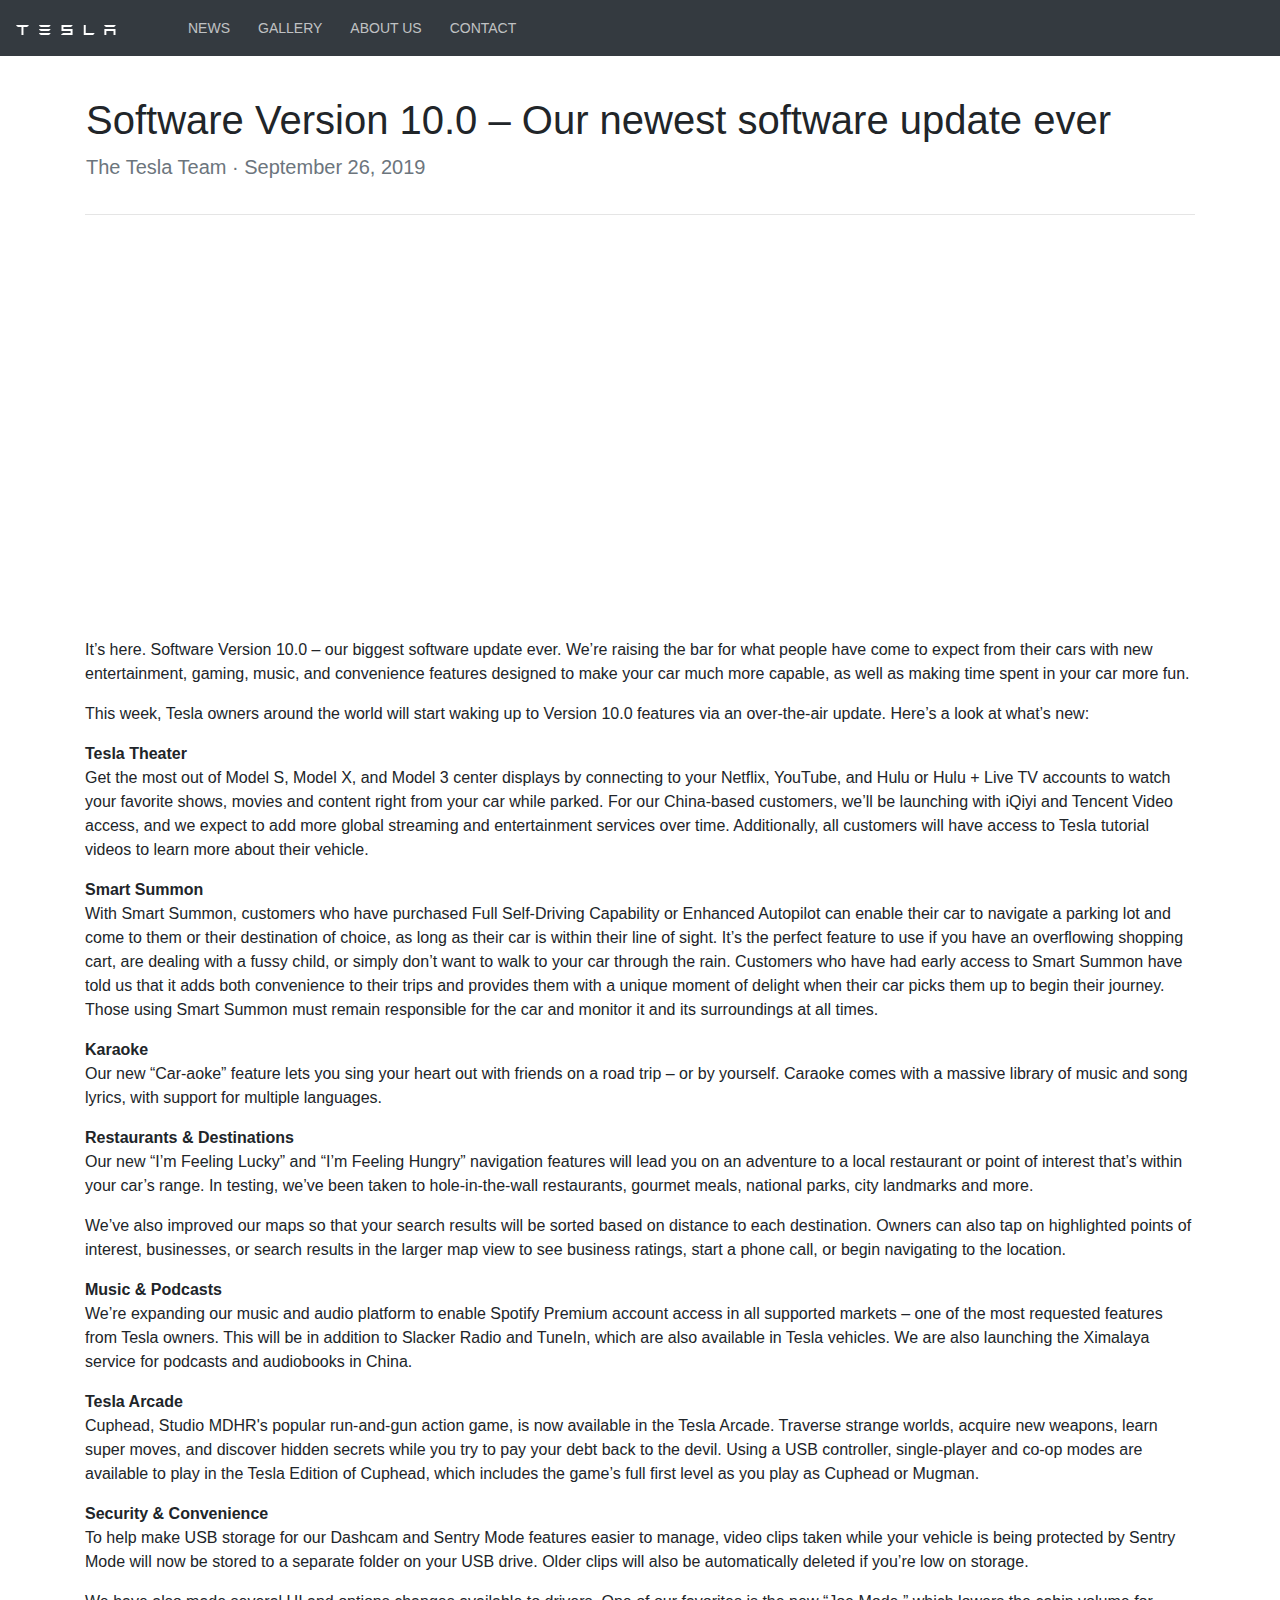
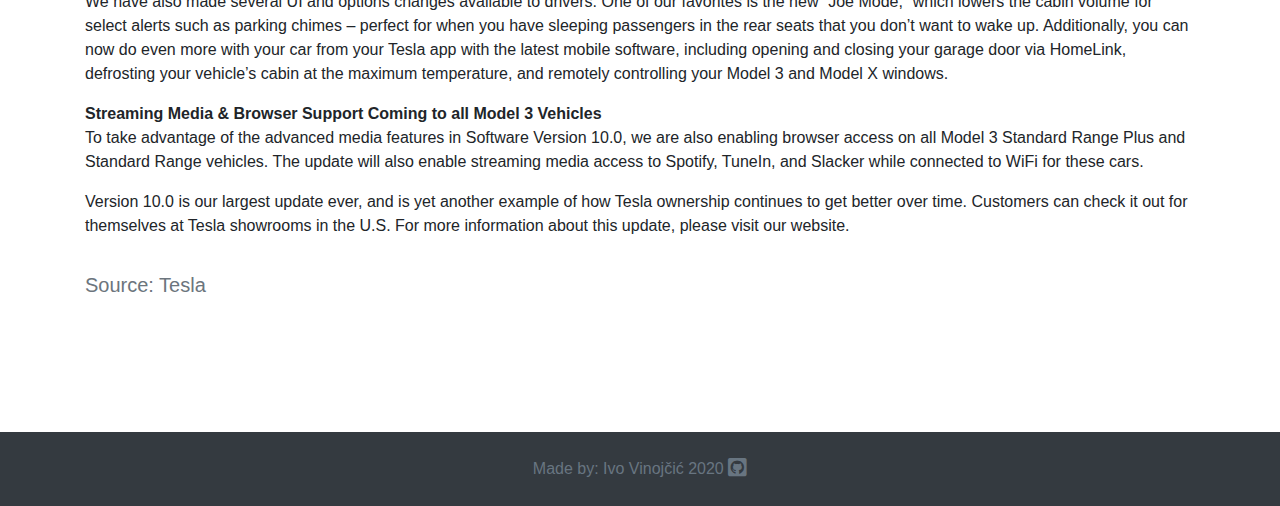
<file: news-2.html>
<!DOCTYPE html>
<html lang="en">
<head>
	<title>Web aplikacije | Ivo Vinojčić</title>
    <meta charset="utf-8">
    <meta name="viewport" content="width=device-width, initial-scale=1">
    <link rel="stylesheet" href="https://maxcdn.bootstrapcdn.com/bootstrap/4.0.0/css/bootstrap.min.css" integrity="sha384-Gn5384xqQ1aoWXA+058RXPxPg6fy4IWvTNh0E263XmFcJlSAwiGgFAW/dAiS6JXm" crossorigin="anonymous">
    <link href="css/all.css" rel="stylesheet">
    <link href="css/style.css" rel="stylesheet">
</head>
<body>
	<header>
		<nav class="navbar navbar-expand-md navbar-dark fixed-top bg-dark">
			<a class="navbar-brand" href="index.html"><img src="images/teslaLogo.svg" width="100px" /></a>
			<button class="navbar-toggler" type="button" data-toggle="collapse" data-target="#navbarCollapse" aria-controls="navbarCollapse" aria-expanded="false" aria-label="Toggle navigation">
				<span class="navbar-toggler-icon"></span>
			</button>
			<div class="collapse navbar-collapse ml-5" id="navbarCollapse">
				<ul class="navbar-nav mr-auto">
					<li class="nav-item">
						<a class="nav-link" href="news.html">News</a>
					</li>
					<li class="nav-item">
						<a class="nav-link" href="gallery.html">Gallery</a>
					</li>
					<li class="nav-item">
						<a class="nav-link" href="about.html">About Us</a>
					</li>
					<li class="nav-item">
						<a class="nav-link" href="contact.html">Contact</a>
					</li>
				</ul>
			</div>
		</nav>
	</header>
	<main role="main" class="container">
		<div class="row mt-5">
			<h1 class="mt-5 ml-3">Software Version 10.0 – Our newest software update ever</h1>
			<p class="lead text-muted ml-3">The Tesla Team &middot; September 26, 2019</p>
		</div>
		<hr align="left" width="100%">
		<div class="row justify-content-md-center text-center mb-4">
			<div class="col mt-3">
				<iframe title="vimeo-player" src="https://player.vimeo.com/video/362609421" width="640" height="360" frameborder="0" allowfullscreen></iframe>
			</div>
		</div>
		<div class="row">
			<div class="col mb-3">
				<p>It’s here. Software Version 10.0 – our biggest software update ever. We’re raising the bar for what people have come to expect from their cars with new entertainment, gaming, music, and convenience features designed to make your car much more capable, as well as making time spent in your car more fun.</p>

				<p>This week, Tesla owners around the world will start waking up to Version 10.0 features via an over-the-air update. Here’s a look at what’s new:</p>

				<p><strong>Tesla Theater</strong><br>Get the most out of Model S, Model X, and Model 3 center displays by connecting to your Netflix, YouTube, and Hulu or Hulu + Live TV accounts to watch your favorite shows, movies and content right from your car while parked. For our China-based customers, we’ll be launching with iQiyi and Tencent Video access, and we expect to add more global streaming and entertainment services over time. Additionally, all customers will have access to Tesla tutorial videos to learn more about their vehicle. </p>

				<p><strong>Smart Summon</strong><br>With Smart Summon, customers who have purchased Full Self-Driving Capability or Enhanced Autopilot can enable their car to navigate a parking lot and come to them or their destination of choice, as long as their car is within their line of sight. It’s the perfect feature to use if you have an overflowing shopping cart, are dealing with a fussy child, or simply don’t want to walk to your car through the rain. Customers who have had early access to Smart Summon have told us that it adds both convenience to their trips and provides them with a unique moment of delight when their car picks them up to begin their journey. Those using Smart Summon must remain responsible for the car and monitor it and its surroundings at all times. </p>

				<p><strong>Karaoke</strong><br>Our new “Car-aoke” feature lets you sing your heart out with friends on a road trip – or by yourself. Caraoke comes with a massive library of music and song lyrics, with support for multiple languages.</p>

				<p><strong>Restaurants &amp; Destinations</strong><br>Our new “I’m Feeling Lucky” and “I’m Feeling Hungry” navigation features will lead you on an adventure to a local restaurant or point of interest that’s within your car’s range. In testing, we’ve been taken to hole-in-the-wall restaurants, gourmet meals, national parks, city landmarks and more.</p>

				<p>We’ve also improved our maps so that your search results will be sorted based on distance to each destination. Owners can also tap on highlighted points of interest, businesses, or search results in the larger map view to see business ratings, start a phone call, or begin navigating to the location.</p>

				<p><strong>Music &amp; Podcasts</strong><br>We’re expanding our music and audio platform to enable Spotify Premium account access in all supported markets – one of the most requested features from Tesla owners. This will be in addition to Slacker Radio and TuneIn, which are also available in Tesla vehicles. We are also launching the Ximalaya service for podcasts and audiobooks in China.</p> 

				<p><strong>Tesla Arcade</strong><br>Cuphead, Studio MDHR's popular run-and-gun action game, is now available in the Tesla Arcade. Traverse strange worlds, acquire new weapons, learn super moves, and discover hidden secrets while you try to pay your debt back to the devil. Using a USB controller, single-player and co-op modes are available to play in the Tesla Edition of Cuphead, which includes the game’s full first level as you play as Cuphead or Mugman.</p>

				<p><strong>Security &amp; Convenience</strong><br>To help make USB storage for our Dashcam and Sentry Mode features easier to manage, video clips taken while your vehicle is being protected by Sentry Mode will now be stored to a separate folder on your USB drive. Older clips will also be automatically deleted if you’re low on storage.</p>

				<p>We have also made several UI and options changes available to drivers. One of our favorites is the new “Joe Mode,” which lowers the cabin volume for select alerts such as parking chimes – perfect for when you have sleeping passengers in the rear seats that you don’t want to wake up. Additionally, you can now do even more with your car from your Tesla app with the latest mobile software, including opening and closing your garage door via HomeLink, defrosting your vehicle’s cabin at the maximum temperature, and remotely controlling your Model 3 and Model X windows. </p>

				<p><strong>Streaming Media &amp; Browser Support Coming to all Model 3 Vehicles</strong><br>To take advantage of the advanced media features in Software Version 10.0, we are also enabling browser access on all Model 3 Standard Range Plus and Standard Range vehicles. The update will also enable streaming media access to Spotify, TuneIn, and Slacker while connected to WiFi for these cars.</p>

				<p>Version 10.0 is our largest update ever, and is yet another example of how Tesla ownership continues to get better over time. Customers can check it out for themselves at Tesla showrooms in the U.S. For more information about this update, please visit our website.</p>
			</div>
		</div>
		<div class="row">
			<div class="col mb-3">
				<p class="lead text-muted">Source: Tesla</p>
			</div>
		</div>
	</main>

		<footer class="container-fluid text-center">
			<a href="https://github.com/ivovinojcic/WebAplikacije" > Made by: Ivo Vinojčić 2020 <i class="fab fa-github-square fa-lg"></i></a>
		</footer>

		<script src="https://code.jquery.com/jquery-3.2.1.slim.min.js" integrity="sha384-KJ3o2DKtIkvYIK3UENzmM7KCkRr/rE9/Qpg6aAZGJwFDMVNA/GpGFF93hXpG5KkN" crossorigin="anonymous"></script>
		<script src="https://cdnjs.cloudflare.com/ajax/libs/popper.js/1.12.9/umd/popper.min.js" integrity="sha384-ApNbgh9B+Y1QKtv3Rn7W3mgPxhU9K/ScQsAP7hUibX39j7fakFPskvXusvfa0b4Q" crossorigin="anonymous"></script>
		<script src="https://maxcdn.bootstrapcdn.com/bootstrap/4.0.0/js/bootstrap.min.js" integrity="sha384-JZR6Spejh4U02d8jOt6vLEHfe/JQGiRRSQQxSfFWpi1MquVdAyjUar5+76PVCmYl" crossorigin="anonymous"></script>
</body>
</html>
</file>
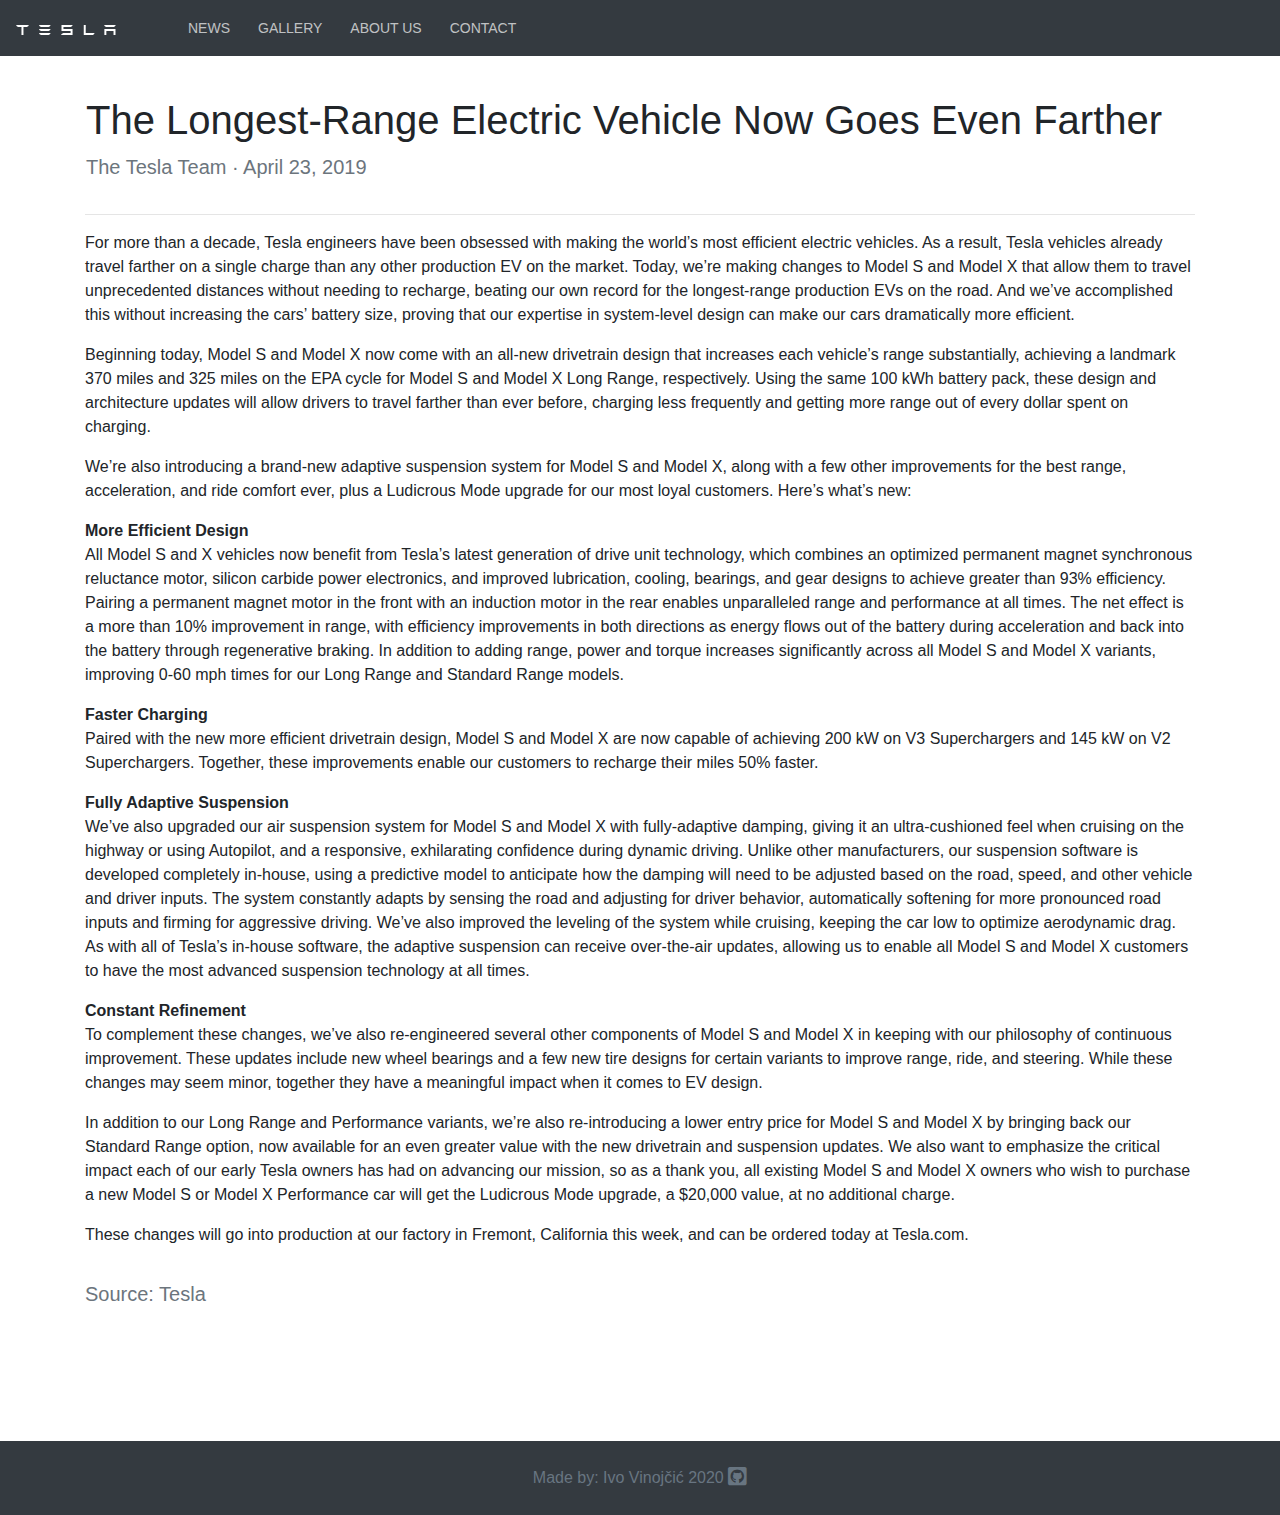
<file: news-3.html>
<!DOCTYPE html>
<html lang="en">
<head>
	<title>Web aplikacije | Ivo Vinojčić</title>
    <meta charset="utf-8">
    <meta name="viewport" content="width=device-width, initial-scale=1">
    <link rel="stylesheet" href="https://maxcdn.bootstrapcdn.com/bootstrap/4.0.0/css/bootstrap.min.css" integrity="sha384-Gn5384xqQ1aoWXA+058RXPxPg6fy4IWvTNh0E263XmFcJlSAwiGgFAW/dAiS6JXm" crossorigin="anonymous">
    <link href="css/all.css" rel="stylesheet">
    <link href="css/style.css" rel="stylesheet">
</head>
<body>
	<header>
		<nav class="navbar navbar-expand-md navbar-dark fixed-top bg-dark">
			<a class="navbar-brand" href="index.html"><img src="images/teslaLogo.svg" width="100px" /></a>
			<button class="navbar-toggler" type="button" data-toggle="collapse" data-target="#navbarCollapse" aria-controls="navbarCollapse" aria-expanded="false" aria-label="Toggle navigation">
				<span class="navbar-toggler-icon"></span>
			</button>
			<div class="collapse navbar-collapse ml-5" id="navbarCollapse">
				<ul class="navbar-nav mr-auto">
					<li class="nav-item">
						<a class="nav-link" href="news.html">News</a>
					</li>
					<li class="nav-item">
						<a class="nav-link" href="gallery.html">Gallery</a>
					</li>
					<li class="nav-item">
						<a class="nav-link" href="about.html">About Us</a>
					</li>
					<li class="nav-item">
						<a class="nav-link" href="contact.html">Contact</a>
					</li>
				</ul>
			</div>
		</nav>
	</header>
	<main role="main" class="container">
		<div class="row mt-5">
			<h1 class="mt-5 ml-3">The Longest-Range Electric Vehicle Now Goes Even Farther</h1>
			<p class="lead text-muted ml-3">The Tesla Team &middot; April 23, 2019</p>
		</div>
		<hr align="left" width="100%">
		<div class="row">
			<div class="col mb-3">
				<div class="field-item even" property="content:encoded">
					<p>For more than a decade, Tesla engineers have been obsessed with making the world’s most efficient electric vehicles. As a result, Tesla vehicles already travel farther on a single charge than any other production EV on the market. Today, we’re making changes to Model S and Model X that allow them to travel unprecedented distances without needing to recharge, beating our own record for the longest-range production EVs on the road. And we’ve accomplished this without increasing the cars’ battery size, proving that our expertise in system-level design can make our cars dramatically more efficient.</p>

					<p>Beginning today, Model S and Model X now come with an all-new drivetrain design that increases each vehicle’s range substantially, achieving a landmark 370 miles and 325 miles on the EPA cycle for Model S and Model X Long Range, respectively. Using the same 100 kWh battery pack, these design and architecture updates will allow drivers to travel farther than ever before, charging less frequently and getting more range out of every dollar spent on charging.</p>

					<p>We’re also introducing a brand-new adaptive suspension system for Model S and Model X, along with a few other improvements for the best range, acceleration, and ride comfort ever, plus a Ludicrous Mode upgrade for our most loyal customers. Here’s what’s new:</p>

					<p><strong>More Efficient Design</strong><br>All Model S and X vehicles now benefit from Tesla’s latest generation of drive unit technology, which combines an optimized permanent magnet synchronous reluctance motor, silicon carbide power electronics, and improved lubrication, cooling, bearings, and gear designs to achieve greater than 93% efficiency. Pairing a permanent magnet motor in the front with an induction motor in the rear enables unparalleled range and performance at all times. The net effect is a more than 10% improvement in range, with efficiency improvements in both directions as energy flows out of the battery during acceleration and back into the battery through regenerative braking. In addition to adding range, power and torque increases significantly across all Model S and Model X variants, improving 0-60 mph times for our Long Range and Standard Range models.</p>

					<p><strong>Faster Charging</strong><br>Paired with the new more efficient drivetrain design, Model S and Model X are now capable of achieving 200 kW on V3 Superchargers and 145 kW on V2 Superchargers. Together, these improvements enable our customers to recharge their miles 50% faster.</p>

					<p><strong>Fully Adaptive Suspension</strong><br>We’ve also upgraded our air suspension system for Model S and Model X with fully-adaptive damping, giving it an ultra-cushioned feel when cruising on the highway or using Autopilot, and a responsive, exhilarating confidence during dynamic driving. Unlike other manufacturers, our suspension software is developed completely in-house, using a predictive model to anticipate how the damping will need to be adjusted based on the road, speed, and other vehicle and driver inputs. The system constantly adapts by sensing the road and adjusting for driver behavior, automatically softening for more pronounced road inputs and firming for aggressive driving. We’ve also improved the leveling of the system while cruising, keeping the car low to optimize aerodynamic drag. As with all of Tesla’s in-house software, the adaptive suspension can receive over-the-air updates, allowing us to enable all Model S and Model X customers to have the most advanced suspension technology at all times.</p>

					<p><strong>Constant Refinement</strong><br>To complement these changes, we’ve also re-engineered several other components of Model S and Model X in keeping with our philosophy of continuous improvement. These updates include new wheel bearings and a few new tire designs for certain variants to improve range, ride, and steering. While these changes may seem minor, together they have a meaningful impact when it comes to EV design.</p>

					<p>In addition to our Long Range and Performance variants, we’re also re-introducing a lower entry price for Model S and Model X by bringing back our Standard Range option, now available for an even greater value with the new drivetrain and suspension updates. We also want to emphasize the critical impact each of our early Tesla owners has had on advancing our mission, so as a thank you, all existing Model S and Model X owners who wish to purchase a new Model S or Model X Performance car will get the Ludicrous Mode upgrade, a $20,000 value, at no additional charge.</p>

					<p>These changes will go into production at our factory in Fremont, California this week, and can be ordered today at Tesla.com.</p>
				</div>
			</div>
		</div>
		<div class="row">
			<div class="col mb-3">
				<p class="lead text-muted">Source: Tesla</p>
			</div>
		</div>
	</main>

		<footer class="container-fluid text-center">
			<a href="https://github.com/ivovinojcic/WebAplikacije" > Made by: Ivo Vinojčić 2020 <i class="fab fa-github-square fa-lg"></i></a>
		</footer>

		<script src="https://code.jquery.com/jquery-3.2.1.slim.min.js" integrity="sha384-KJ3o2DKtIkvYIK3UENzmM7KCkRr/rE9/Qpg6aAZGJwFDMVNA/GpGFF93hXpG5KkN" crossorigin="anonymous"></script>
		<script src="https://cdnjs.cloudflare.com/ajax/libs/popper.js/1.12.9/umd/popper.min.js" integrity="sha384-ApNbgh9B+Y1QKtv3Rn7W3mgPxhU9K/ScQsAP7hUibX39j7fakFPskvXusvfa0b4Q" crossorigin="anonymous"></script>
		<script src="https://maxcdn.bootstrapcdn.com/bootstrap/4.0.0/js/bootstrap.min.js" integrity="sha384-JZR6Spejh4U02d8jOt6vLEHfe/JQGiRRSQQxSfFWpi1MquVdAyjUar5+76PVCmYl" crossorigin="anonymous"></script>
</body>
</html>
</file>
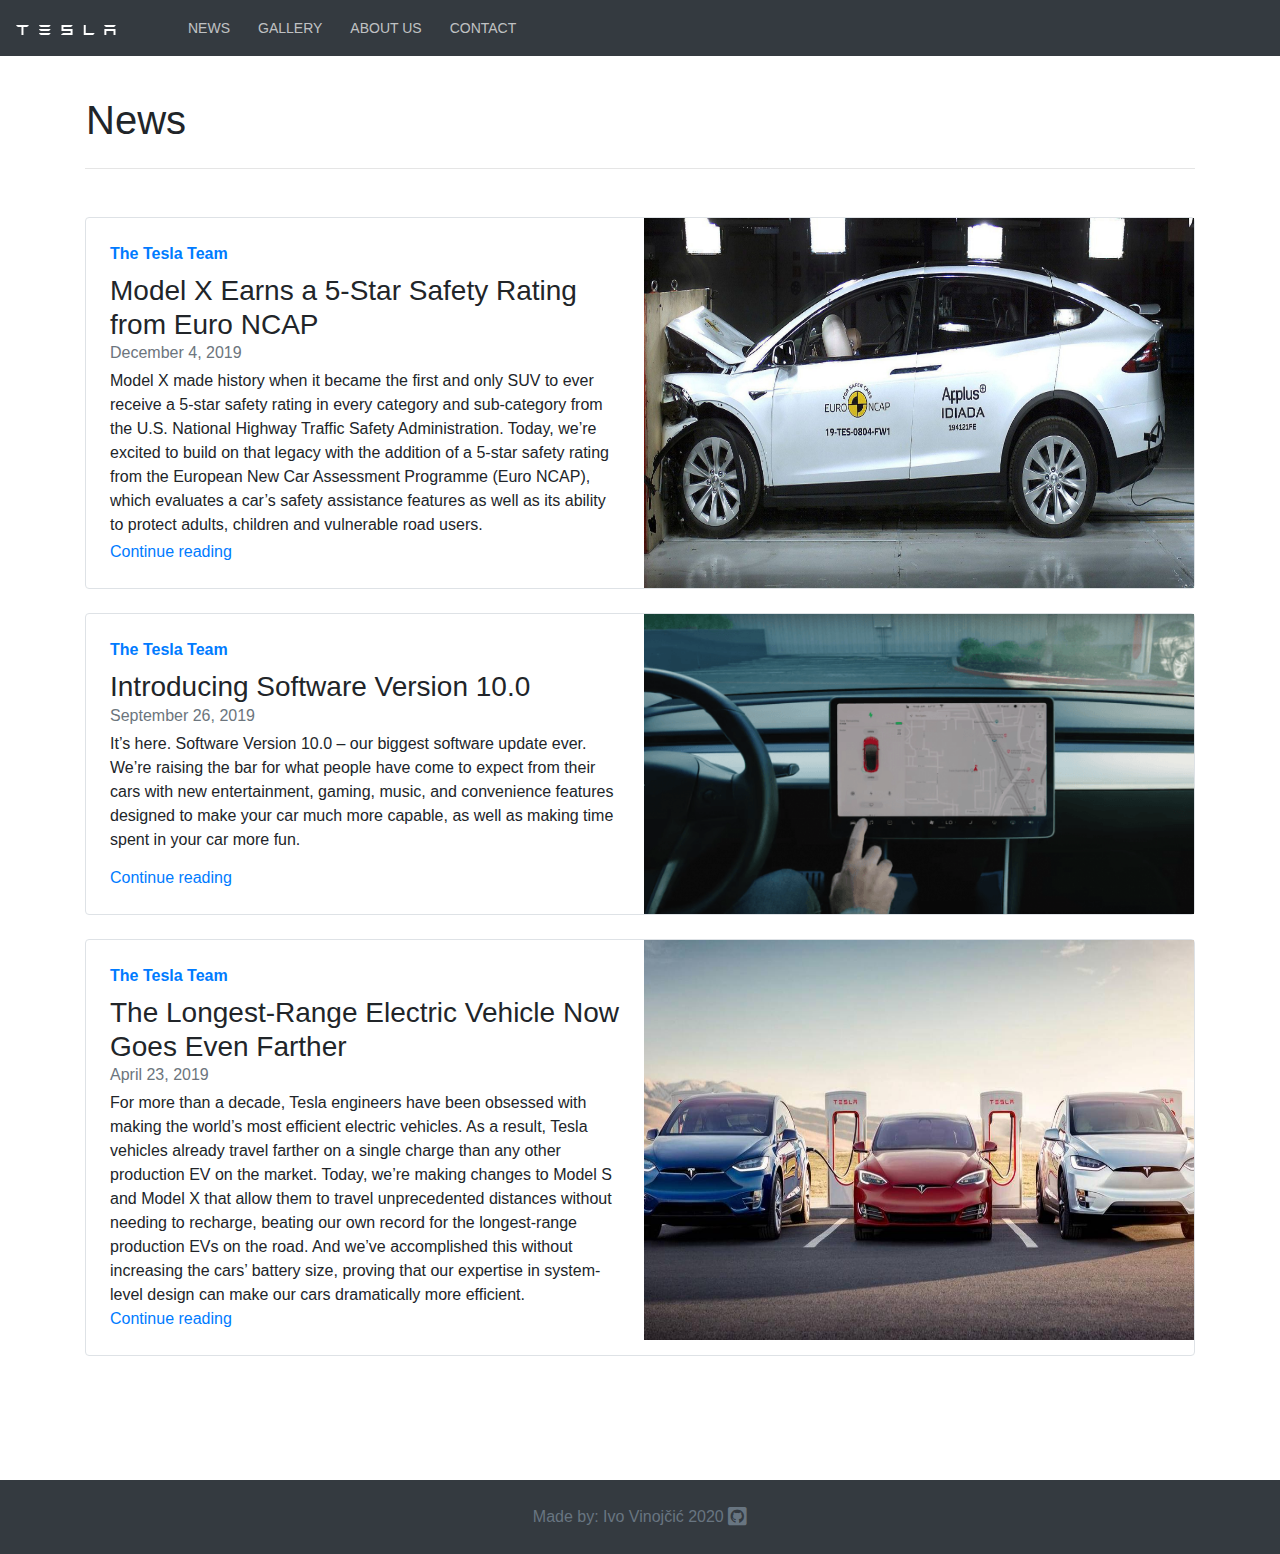
<file: news.html>
﻿<!DOCTYPE html>
<html lang="en">
<head>
	<title>Web aplikacije | Ivo Vinojčić</title>
    <meta charset="utf-8">
    <meta name="viewport" content="width=device-width, initial-scale=1">
    <link rel="stylesheet" href="https://maxcdn.bootstrapcdn.com/bootstrap/4.0.0/css/bootstrap.min.css" integrity="sha384-Gn5384xqQ1aoWXA+058RXPxPg6fy4IWvTNh0E263XmFcJlSAwiGgFAW/dAiS6JXm" crossorigin="anonymous">
    <link href="css/all.css" rel="stylesheet">
    <link href="css/style.css" rel="stylesheet">
</head>
<body>
	<header>
		<nav class="navbar navbar-expand-md navbar-dark fixed-top bg-dark">
			<a class="navbar-brand" href="index.html"><img src="images/teslaLogo.svg" width="100px" /></a>
			<button class="navbar-toggler" type="button" data-toggle="collapse" data-target="#navbarCollapse" aria-controls="navbarCollapse" aria-expanded="false" aria-label="Toggle navigation">
				<span class="navbar-toggler-icon"></span>
			</button>
			<div class="collapse navbar-collapse ml-5" id="navbarCollapse">
				<ul class="navbar-nav mr-auto">
					<li class="nav-item">
						<a class="nav-link" href="news.html">News</a>
					</li>
					<li class="nav-item">
						<a class="nav-link" href="gallery.html">Gallery</a>
					</li>
					<li class="nav-item">
						<a class="nav-link" href="about.html">About Us</a>
					</li>
					<li class="nav-item">
						<a class="nav-link" href="contact.html">Contact</a>
					</li>
				</ul>
			</div>
		</nav>
	</header>
	<main role="main" class="container">
		<div class="row mt-5">
			<h1 class="mt-5 ml-3">News</h1>
		</div>
		<hr align="left" width="100%">
		<div class="row mt-5">
			<div class="col-md-12">
				<div class="row no-gutters border rounded overflow-hidden flex-md-row mb-4 shadow-sm h-md-250 position-relative">
					<div class="col p-4 d-flex flex-column position-static">
						<strong class="d-inline-block mb-2 text-primary">The Tesla Team</strong>
						<h3 class="mb-0">Model X Earns a 5-Star Safety Rating from Euro NCAP</h3>
						<div class="mb-1 text-muted">December 4, 2019</div>
						<p class="card-text mb-auto">Model X made history when it became the first and only SUV to ever receive a 5-star safety rating in every category and sub-category from the U.S. National Highway Traffic Safety Administration. Today, we’re excited to build on that legacy with the addition of a 5-star safety rating from the European New Car Assessment Programme (Euro NCAP), which evaluates a car’s safety assistance features as well as its ability to protect adults, children and vulnerable road users.</p>
						<a href="news-1.html" class="stretched-link">Continue reading</a>
					</div>
					<div class="col-auto d-none d-lg-block">
						<img src="images/tesla-model-x-euro-ncap.jpg" width="550" height="370" alt="Tesla Model" />
					</div>
				</div>
			</div>
		</div>
		<div class="row mt-auto">
			<div class="col-md-12">
				<div class="row no-gutters border rounded overflow-hidden flex-md-row mb-4 shadow-sm h-md-250 position-relative">
					<div class="col p-4 d-flex flex-column position-static">
						<strong class="d-inline-block mb-2 text-primary">The Tesla Team</strong>
						<h3 class="mb-0">Introducing Software Version 10.0</h3>
						<div class="mb-1 text-muted">September 26, 2019</div>
						<p class="card-text mb-auto">It’s here. Software Version 10.0 – our biggest software update ever. We’re raising the bar for what people have come to expect from their cars with new entertainment, gaming, music, and convenience features designed to make your car much more capable, as well as making time spent in your car more fun.</p>
						<a href="news-2.html" class="stretched-link">Continue reading</a>
					</div>
					<div class="col-auto d-none d-lg-block">
						<img src="images/tesla-software-version.jpg" width="550" height="300" alt="Tesla Model" />
					</div>
				</div>
			</div>
		</div>
		<div class="row mt-auto">
			<div class="col-md-12">
				<div class="row no-gutters border rounded overflow-hidden flex-md-row mb-4 shadow-sm h-md-250 position-relative">
					<div class="col p-4 d-flex flex-column position-static">
						<strong class="d-inline-block mb-2 text-primary">The Tesla Team</strong>
						<h3 class="mb-0">The Longest-Range Electric Vehicle Now Goes Even Farther</h3>
						<div class="mb-1 text-muted">April 23, 2019</div>
						<p class="card-text mb-auto">For more than a decade, Tesla engineers have been obsessed with making the world’s most efficient electric vehicles. As a result, Tesla vehicles already travel farther on a single charge than any other production EV on the market. Today, we’re making changes to Model S and Model X that allow them to travel unprecedented distances without needing to recharge, beating our own record for the longest-range production EVs on the road. And we’ve accomplished this without increasing the cars’ battery size, proving that our expertise in system-level design can make our cars dramatically more efficient.</p>
						<a href="news-3.html" class="stretched-link">Continue reading</a>
					</div>
					<div class="col-auto d-none d-lg-block">
						<img src="images/teslas.jpg" width="550" height="400" alt="Tesla Model" />
					</div>
				</div>
			</div>
		</div>
	</main>

		<footer class="container-fluid text-center">
			<a href="https://github.com/ivovinojcic/WebAplikacije" > Made by: Ivo Vinojčić 2020 <i class="fab fa-github-square fa-lg"></i></a>
		</footer>

		<script src="https://code.jquery.com/jquery-3.2.1.slim.min.js" integrity="sha384-KJ3o2DKtIkvYIK3UENzmM7KCkRr/rE9/Qpg6aAZGJwFDMVNA/GpGFF93hXpG5KkN" crossorigin="anonymous"></script>
		<script src="https://cdnjs.cloudflare.com/ajax/libs/popper.js/1.12.9/umd/popper.min.js" integrity="sha384-ApNbgh9B+Y1QKtv3Rn7W3mgPxhU9K/ScQsAP7hUibX39j7fakFPskvXusvfa0b4Q" crossorigin="anonymous"></script>
		<script src="https://maxcdn.bootstrapcdn.com/bootstrap/4.0.0/js/bootstrap.min.js" integrity="sha384-JZR6Spejh4U02d8jOt6vLEHfe/JQGiRRSQQxSfFWpi1MquVdAyjUar5+76PVCmYl" crossorigin="anonymous"></script>
</body>
</html>
</file>
<file: css/style.css>
.navbar {
	margin-bottom: 0;
	border-radius: 0;
}

.navbar-dark .navbar-nav .nav-link {
	color: rgba(255, 255, 255, 0.7);
	text-transform: uppercase;
	font-size: 14px;
	padding-right: 20px;
	font-weight: 300;
}

.navbar-dark .navbar-nav .nav-link:focus, .navbar-dark .navbar-nav .nav-link:hover {
	color: rgb(255, 255, 255);
}

.carousel-slide {
	width: 100%;
}

footer {
	background-color: #343a40;
	padding: 25px;
	margin-top: 100px;
}

footer a {
	 color : #687581;
 }
 footer a:hover {
	 text-decoration: none;
	color : #a0b2c4;
}

 .contact-aside ul{
	 border-left: 1px solid rgb(197, 197, 197)
 }
 .contact-aside ul li{
	 padding: 10px;
	 margin-bottom: 15px;
	 text-align: left
 }
 .contact-aside ul li span{
	 display: block;
	 opacity: .6;
 }
 .map-container{
	 margin-top: 56px;
 }
 .carousel-item{
	 max-height: 100vh;
 }
 .mobile-banner{
	 margin-top: 56px;
 }
</file>
